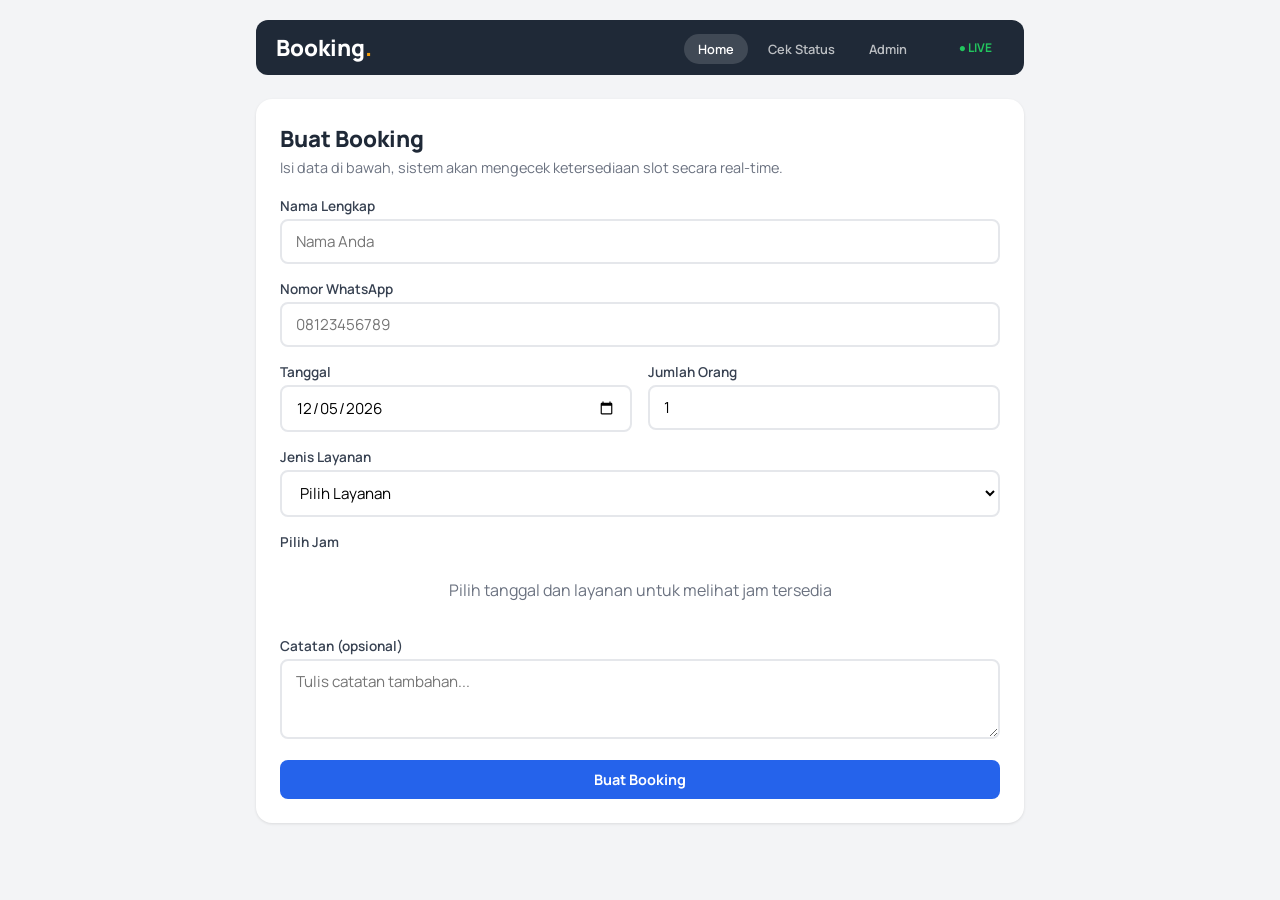
<file: index.html>
<!DOCTYPE html>
<html lang="id">
<head>
<meta charset="UTF-8">
<meta name="viewport" content="width=device-width, initial-scale=1.0">
<title>Booking Online</title>
<link rel="preconnect" href="https://fonts.googleapis.com">
<link href="https://fonts.googleapis.com/css2?family=Manrope:wght@500;700;800&display=swap" rel="stylesheet">
<style>
* { margin: 0; padding: 0; box-sizing: border-box; }
body { font-family: 'Manrope', sans-serif; background: #f3f4f6; color: #1f2937; min-height: 100vh; }
.page { max-width: 800px; margin: 0 auto; padding: 20px 16px; }

.topbar {
  display: flex; align-items: center; background: #1f2937; color: #fff;
  padding: 12px 20px; border-radius: 12px; margin-bottom: 24px; gap: 16px; flex-wrap: wrap;
}
.brand { font-size: 1.4rem; font-weight: 800; }
.brand span { color: #f59e0b; }
.navbar { display: flex; align-items: center; margin-left: auto; margin-right: 10px; }
.nav-links { display: flex; list-style: none; gap: 6px; }
.nav-links li a {
  color: rgba(255,255,255,0.7); text-decoration: none; font-size: 0.8rem;
  font-weight: 600; padding: 6px 14px; border-radius: 20px; transition: all 0.3s ease;
}
.nav-links li a:hover { color: #fff; background: rgba(255,255,255,0.1); }
.nav-links li a.active { color: #fff; background: rgba(255,255,255,0.15); }
.conn-indicator { font-size: 0.75rem; font-weight: 700; padding: 4px 12px; border-radius: 20px; }
.conn-indicator.online { color: #22c55e; }
.conn-indicator.offline { color: #ef4444; }

.card { background: #fff; border-radius: 16px; padding: 24px; box-shadow: 0 1px 3px rgba(0,0,0,0.1); margin-bottom: 20px; }
.card h2 { font-size: 1.4rem; font-weight: 800; margin-bottom: 4px; }
.card .subtitle { color: #6b7280; font-size: 0.9rem; margin-bottom: 20px; }

.field { margin-bottom: 16px; }
.field label { display: block; font-weight: 600; font-size: 0.85rem; margin-bottom: 4px; color: #374151; }
.field input, .field select, .field textarea {
  width: 100%; padding: 10px 14px; border: 2px solid #e5e7eb; border-radius: 8px;
  font-size: 0.95rem; font-family: inherit; transition: border-color 0.2s; background: #fff;
}
.field input:focus, .field select:focus, .field textarea:focus { outline: none; border-color: #2563eb; }
.field textarea { min-height: 80px; resize: vertical; }
.field-row { display: grid; grid-template-columns: 1fr 1fr; gap: 16px; }

.slot-grid { display: grid; grid-template-columns: repeat(auto-fill, minmax(100px, 1fr)); gap: 10px; margin-top: 8px; }
.slot-item {
  padding: 10px 12px; border: 2px solid #e5e7eb; border-radius: 8px; text-align: center;
  cursor: pointer; transition: all 0.2s ease; background: #fff;
}
.slot-item.available:hover { border-color: #6b7280; transform: translateY(-2px); box-shadow: 0 4px 12px rgba(0,0,0,0.1); }
.slot-item.selected { border-color: #2563eb; background: #eff6ff; box-shadow: 0 0 0 3px rgba(37,99,235,0.2); }
.slot-item.unavailable { background: #f3f4f6; cursor: not-allowed; opacity: 0.6; }
.slot-time { display: block; font-weight: 600; font-size: 0.9rem; }
.slot-info { display: block; font-size: 0.7rem; color: #6b7280; margin-top: 2px; }
.slot-badge { display: inline-block; background: #ef4444; color: #fff; font-size: 0.6rem; padding: 2px 8px; border-radius: 12px; margin-top: 4px; }
.loading-row { grid-column: 1 / -1; text-align: center; padding: 20px; color: #6b7280; }
.loading-row.error { color: #ef4444; }

.btn {
  display: inline-block; padding: 10px 20px; border: none; border-radius: 8px;
  font-weight: 700; font-size: 0.9rem; cursor: pointer; text-decoration: none;
  text-align: center; transition: all 0.2s; font-family: inherit;
}
.btn-primary { background: #2563eb; color: #fff; width: 100%; }
.btn-primary:hover { background: #1d4ed8; }
.btn-primary:disabled { opacity: 0.6; cursor: not-allowed; }
.btn-amber { background: #f59e0b; color: #fff; }
.btn-amber:hover { background: #d97706; }
.btn-outline { background: transparent; color: #374151; border: 2px solid #d1d5db; }
.btn-outline:hover { background: #f3f4f6; }

.detail-row { display: flex; justify-content: space-between; padding: 10px 0; border-bottom: 1px solid #f3f4f6; }
.detail-row .label { color: #6b7280; font-weight: 500; }
.detail-row .value { font-weight: 700; }

.badge { display: inline-block; padding: 4px 12px; border-radius: 12px; font-size: 0.75rem; font-weight: 700; }
.badge-PENDING { background: #fef3c7; color: #d97706; }
.badge-CONFIRMED { background: #dbeafe; color: #2563eb; }
.badge-COMPLETED { background: #d1fae5; color: #059669; }
.badge-CANCELLED { background: #f3f4f6; color: #6b7280; }
.badge-REJECTED { background: #fee2e2; color: #dc2626; }
.badge-RESCHEDULED { background: #ede9fe; color: #7c3aed; }

#toast-container { position: fixed; top: 20px; right: 20px; z-index: 9999; display: flex; flex-direction: column; gap: 10px; }
.toast {
  padding: 14px 20px; border-radius: 8px; color: #fff; font-weight: 500; font-size: 0.9rem;
  min-width: 250px; max-width: 400px; box-shadow: 0 4px 12px rgba(0,0,0,0.15);
  animation: slideIn 0.3s ease;
}
.toast-success { background: #22c55e; }
.toast-error { background: #ef4444; }
.toast-info { background: #3b82f6; }
@keyframes slideIn { from { transform: translateX(100%); opacity: 0; } to { transform: translateX(0); opacity: 1; } }

@media (max-width: 640px) {
  .topbar { flex-wrap: wrap; padding: 10px 16px; gap: 8px; }
  .navbar { order: 3; width: 100%; margin: 0; justify-content: center; }
  .nav-links li a { font-size: 0.7rem; padding: 4px 10px; }
  .field-row { grid-template-columns: 1fr; }
  .slot-grid { grid-template-columns: repeat(auto-fill, minmax(80px, 1fr)); }
  .card { padding: 16px; }
  .toast { min-width: 200px; font-size: 0.8rem; padding: 12px 16px; }
}
</style>
</head>
<body>

<div class="page">
  <div class="topbar">
    <div class="brand">Booking<span>.</span></div>
    <nav class="navbar">
      <ul class="nav-links">
        <li><a href="index.html" class="active">Home</a></li>
        <li><a href="status.html">Cek Status</a></li>
        <li><a href="admin.html">Admin</a></li>
      </ul>
    </nav>
    <div id="conn-indicator" class="conn-indicator online">● LIVE</div>
  </div>

  <div class="card" id="form-card">
    <h2>Buat Booking</h2>
    <p class="subtitle">Isi data di bawah, sistem akan mengecek ketersediaan slot secara real-time.</p>
    <form id="booking-form">
      <div class="field">
        <label>Nama Lengkap</label>
        <input type="text" name="nama" required placeholder="Nama Anda">
      </div>
      <div class="field">
        <label>Nomor WhatsApp</label>
        <input type="tel" name="whatsapp" required placeholder="08123456789">
      </div>
      <div class="field-row">
        <div class="field">
          <label>Tanggal</label>
          <input type="date" name="tanggal" id="input-tanggal" required>
        </div>
        <div class="field">
          <label>Jumlah Orang</label>
          <input type="number" name="jumlah" min="1" value="1" required>
        </div>
      </div>
      <div class="field">
        <label>Jenis Layanan</label>
        <select name="layanan" id="select-layanan" required>
          <option value="">Memuat layanan...</option>
        </select>
      </div>
      <div class="field">
        <label>Pilih Jam</label>
        <div id="slot-grid" class="slot-grid">
          <div class="loading-row">Pilih tanggal untuk melihat jam tersedia</div>
        </div>
        <input type="hidden" name="jam" id="input-jam" required>
      </div>
      <div class="field">
        <label>Catatan (opsional)</label>
        <textarea name="catatan" placeholder="Tulis catatan tambahan..."></textarea>
      </div>
      <button type="submit" class="btn btn-primary" id="submit-btn">Buat Booking</button>
    </form>
  </div>

  <div class="card" id="result-card" style="display:none;">
    <h2>✅ Booking Berhasil Dibuat</h2>
    <div class="detail-row"><span class="label">Booking ID</span><span class="value" id="res-id">-</span></div>
    <div class="detail-row"><span class="label">Nama</span><span class="value" id="res-nama">-</span></div>
    <div class="detail-row"><span class="label">Tanggal</span><span class="value" id="res-tanggal">-</span></div>
    <div class="detail-row"><span class="label">Jam</span><span class="value" id="res-jam">-</span></div>
    <div class="detail-row"><span class="label">Status</span><span class="value"><span class="badge badge-PENDING">PENDING</span></span></div>
    <div style="margin-top:18px; display:flex; flex-direction:column; gap:10px;">
      <a class="btn btn-amber" id="res-wa-btn" target="_blank" rel="noopener">📱 Kirim WhatsApp</a>
      <a class="btn btn-outline" href="status.html" id="res-status-link">🔍 Cek Status Booking</a>
      <button class="btn btn-outline" id="res-new-btn" type="button">📝 Buat Booking Lain</button>
    </div>
  </div>
</div>

<div id="toast-container"></div>

<script>
// ========================================
// BOOKING.JS - FULL FIXED
// ========================================

(function() {
  'use strict';

  // ========== CONFIGURATION ==========
  // GANTI DENGAN URL WEB APP ANDA
  const API_URL = 'https://script.google.com/macros/s/AKfycbyERB6e2dgINlzPDbdo3Fp7x3D5IFwU29doPLgiDc_hqtKaWxbaolYeIaT9GPGJw0S3/exec';
  const WHATSAPP_ADMIN = '6281234567890';

  // ========== DOM REFS ==========
  const form = document.getElementById('booking-form');
  const formCard = document.getElementById('form-card');
  const resultCard = document.getElementById('result-card');
  const submitBtn = document.getElementById('submit-btn');
  const slotGrid = document.getElementById('slot-grid');
  const inputJam = document.getElementById('input-jam');
  const inputTanggal = document.getElementById('input-tanggal');
  const selectLayanan = document.getElementById('select-layanan');
  const connIndicator = document.getElementById('conn-indicator');

  const resId = document.getElementById('res-id');
  const resNama = document.getElementById('res-nama');
  const resTanggal = document.getElementById('res-tanggal');
  const resJam = document.getElementById('res-jam');
  const resWaBtn = document.getElementById('res-wa-btn');
  const resNewBtn = document.getElementById('res-new-btn');

  let selectedJam = null;
  let currentBooking = null;

  // ========== TOAST ==========
  function toast(message, type = 'info') {
    const container = document.getElementById('toast-container');
    if (!container) return;
    const el = document.createElement('div');
    el.className = `toast toast-${type}`;
    el.textContent = message;
    container.appendChild(el);
    setTimeout(() => {
      el.style.opacity = '0';
      el.style.transform = 'translateX(100%)';
      setTimeout(() => { if (container.contains(el)) container.removeChild(el); }, 300);
    }, 3000);
  }

  // ========== API CALL ==========
  async function callAPI(action, params = {}) {
    try {
      const url = new URL(API_URL);
      url.searchParams.set('action', action);
      
      const response = await fetch(url.toString(), {
        method: 'POST',
        headers: { 'Content-Type': 'text/plain;charset=utf-8' },
        body: JSON.stringify({ action, ...params })
      });
      
      const data = await response.json();
      console.log(`📡 [${action}] Response:`, data);
      return data;
    } catch (error) {
      console.error(`❌ [${action}] Error:`, error);
      return { success: false, message: 'Koneksi ke server gagal: ' + error.message };
    }
  }

  // ========== LOAD LAYANAN ==========
  async function loadLayanan() {
    try {
      const response = await callAPI('getServices');
      if (response.success && response.services) {
        selectLayanan.innerHTML = '<option value="">Pilih Layanan</option>';
        response.services.forEach(service => {
          const option = document.createElement('option');
          option.value = service.nama || service;
          option.textContent = service.nama || service;
          selectLayanan.appendChild(option);
        });
        console.log('✅ Layanan loaded:', response.services.length);
      } else {
        console.warn('⚠️ Gagal load layanan:', response.message);
        // Fallback default
        const defaults = ['Potong Rambut', 'Creambath', 'Cat Rambut', 'Smoothing', 'Hair Treatment', 'Full Package'];
        selectLayanan.innerHTML = '<option value="">Pilih Layanan</option>';
        defaults.forEach(service => {
          const option = document.createElement('option');
          option.value = service;
          option.textContent = service;
          selectLayanan.appendChild(option);
        });
      }
    } catch (error) {
      console.error('Error loading layanan:', error);
    }
  }

  // ========== LOAD SLOTS ==========
  async function loadSlots() {
    const tanggal = inputTanggal.value;
    const layanan = selectLayanan.value;

    if (!tanggal || !layanan) {
      slotGrid.innerHTML = '<div class="loading-row">Pilih tanggal dan layanan untuk melihat jam tersedia</div>';
      return;
    }

    slotGrid.innerHTML = '<div class="loading-row">⏳ Memuat jam tersedia...</div>';

    try {
      const response = await callAPI('getAvailability', { tanggal });
      
      if (!response.success) {
        slotGrid.innerHTML = `<div class="loading-row error">❌ ${response.message || 'Gagal memuat slot'}</div>`;
        return;
      }

      renderSlots(response.availability || []);
    } catch (error) {
      console.error('Error loading slots:', error);
      slotGrid.innerHTML = '<div class="loading-row error">❌ Gagal memuat jam tersedia</div>';
    }
  }

  function renderSlots(availability) {
    if (!availability || availability.length === 0) {
      slotGrid.innerHTML = '<div class="loading-row">Tidak ada jam tersedia untuk tanggal ini</div>';
      return;
    }

    let html = '';
    let hasAvailable = false;

    availability.forEach(slot => {
      const isAvailable = !slot.penuh;
      const isSelected = selectedJam === slot.jam;
      
      if (isAvailable) hasAvailable = true;

      html += `
        <div class="slot-item ${isAvailable ? 'available' : 'unavailable'} ${isSelected ? 'selected' : ''}"
             data-time="${slot.jam}"
             data-available="${isAvailable}"
             ${!isAvailable ? 'style="cursor:not-allowed;opacity:0.5;"' : ''}>
          <span class="slot-time">${slot.jam}</span>
          <span class="slot-info">${slot.terisi}/${slot.kapasitas}</span>
          ${isAvailable ? '' : '<span class="slot-badge">Full</span>'}
        </div>
      `;
    });

    slotGrid.innerHTML = html;

    if (!hasAvailable) {
      slotGrid.innerHTML = '<div class="loading-row">❌ Maaf, semua jam sudah penuh untuk tanggal ini</div>';
      return;
    }

    document.querySelectorAll('.slot-item.available').forEach(el => {
      el.addEventListener('click', function() {
        document.querySelectorAll('.slot-item.selected').forEach(e => e.classList.remove('selected'));
        this.classList.add('selected');
        selectedJam = this.dataset.time;
        inputJam.value = selectedJam;
      });
    });

    if (!selectedJam || !document.querySelector(`.slot-item[data-time="${selectedJam}"]`)) {
      selectedJam = null;
      inputJam.value = '';
    }
  }

  // ========== EVENT HANDLERS ==========
  inputTanggal.addEventListener('change', function() {
    selectedJam = null;
    inputJam.value = '';
    loadSlots();
  });

  selectLayanan.addEventListener('change', function() {
    selectedJam = null;
    inputJam.value = '';
    loadSlots();
  });

  // ========== SUBMIT ==========
  form.addEventListener('submit', async function(e) {
    e.preventDefault();

    const formData = new FormData(form);
    const nama = formData.get('nama').trim();
    const whatsapp = formData.get('whatsapp').trim();
    const tanggal = formData.get('tanggal');
    const jumlah = parseInt(formData.get('jumlah')) || 1;
    const layanan = formData.get('layanan');
    const catatan = formData.get('catatan').trim() || '-';

    if (!nama) { toast('Nama lengkap wajib diisi', 'error'); return; }
    if (!whatsapp) { toast('Nomor WhatsApp wajib diisi', 'error'); return; }
    if (!/^[0-9]{10,15}$/.test(whatsapp)) {
      toast('Nomor WhatsApp tidak valid (min 10 digit)', 'error');
      return;
    }
    if (!selectedJam) { toast('Silakan pilih jam terlebih dahulu', 'error'); return; }
    if (!layanan) { toast('Silakan pilih layanan', 'error'); return; }

    submitBtn.disabled = true;
    submitBtn.textContent = '⏳ Memproses...';

    try {
      const bookingData = { nama, whatsapp, tanggal, jam: selectedJam, jumlah, layanan, catatan };
      const response = await callAPI('createBooking', bookingData);

      if (!response.success) {
        toast('❌ ' + (response.message || 'Gagal membuat booking'), 'error');
        submitBtn.disabled = false;
        submitBtn.textContent = 'Buat Booking';
        return;
      }

      currentBooking = response.booking;
      showResult(currentBooking);
      toast('✅ Booking berhasil dibuat!', 'success');

    } catch (error) {
      console.error('Error creating booking:', error);
      toast('❌ Terjadi kesalahan, silakan coba lagi', 'error');
    } finally {
      submitBtn.disabled = false;
      submitBtn.textContent = 'Buat Booking';
    }
  });

  // ========== SHOW RESULT ==========
  function showResult(booking) {
    formCard.style.display = 'none';
    resultCard.style.display = 'block';

    resId.textContent = booking.bookingId;
    resNama.textContent = booking.nama;
    resTanggal.textContent = booking.tanggal;
    resJam.textContent = booking.jam;

    const message = `Halo *${booking.nama}*, booking Anda telah kami terima dengan ID: *${booking.bookingId}*

📅 Tanggal: ${booking.tanggal}
🕐 Jam: ${booking.jam}
👥 Jumlah: ${booking.jumlah || 1} orang
💇 Layanan: ${booking.layanan}

📌 Status: ${booking.status || 'PENDING'}
Mohon tunggu konfirmasi dari kami.`;

    resWaBtn.href = `https://wa.me/${WHATSAPP_ADMIN}?text=${encodeURIComponent(message)}`;

    resultCard.scrollIntoView({ behavior: 'smooth', block: 'center' });
  }

  // ========== RESET ==========
  resNewBtn.addEventListener('click', function() {
    form.reset();
    selectedJam = null;
    inputJam.value = '';
    currentBooking = null;

    const tomorrow = new Date();
    tomorrow.setDate(tomorrow.getDate() + 1);
    inputTanggal.value = tomorrow.toISOString().split('T')[0];

    slotGrid.innerHTML = '<div class="loading-row">Pilih tanggal untuk melihat jam tersedia</div>';
    formCard.style.display = 'block';
    resultCard.style.display = 'none';
    formCard.scrollIntoView({ behavior: 'smooth', block: 'center' });

    if (inputTanggal.value && selectLayanan.value) {
      loadSlots();
    }
  });

  // ========== CONNECTION INDICATOR ==========
  function updateConnectionStatus(online) {
    if (!connIndicator) return;
    connIndicator.textContent = online ? '● LIVE' : '⚠ OFFLINE';
    connIndicator.className = `conn-indicator ${online ? 'online' : 'offline'}`;
  }
  updateConnectionStatus(true);

  // ========== INIT ==========
  async function init() {
    const tomorrow = new Date();
    tomorrow.setDate(tomorrow.getDate() + 1);
    inputTanggal.value = tomorrow.toISOString().split('T')[0];
    inputTanggal.min = tomorrow.toISOString().split('T')[0];

    await loadLayanan();
    setTimeout(loadSlots, 500);

    console.log('✅ Booking page loaded!');
    console.log('📡 API URL:', API_URL);
  }

  if (document.readyState === 'loading') {
    document.addEventListener('DOMContentLoaded', init);
  } else {
    init();
  }

})();
</script>
</body>
</html>
</file>
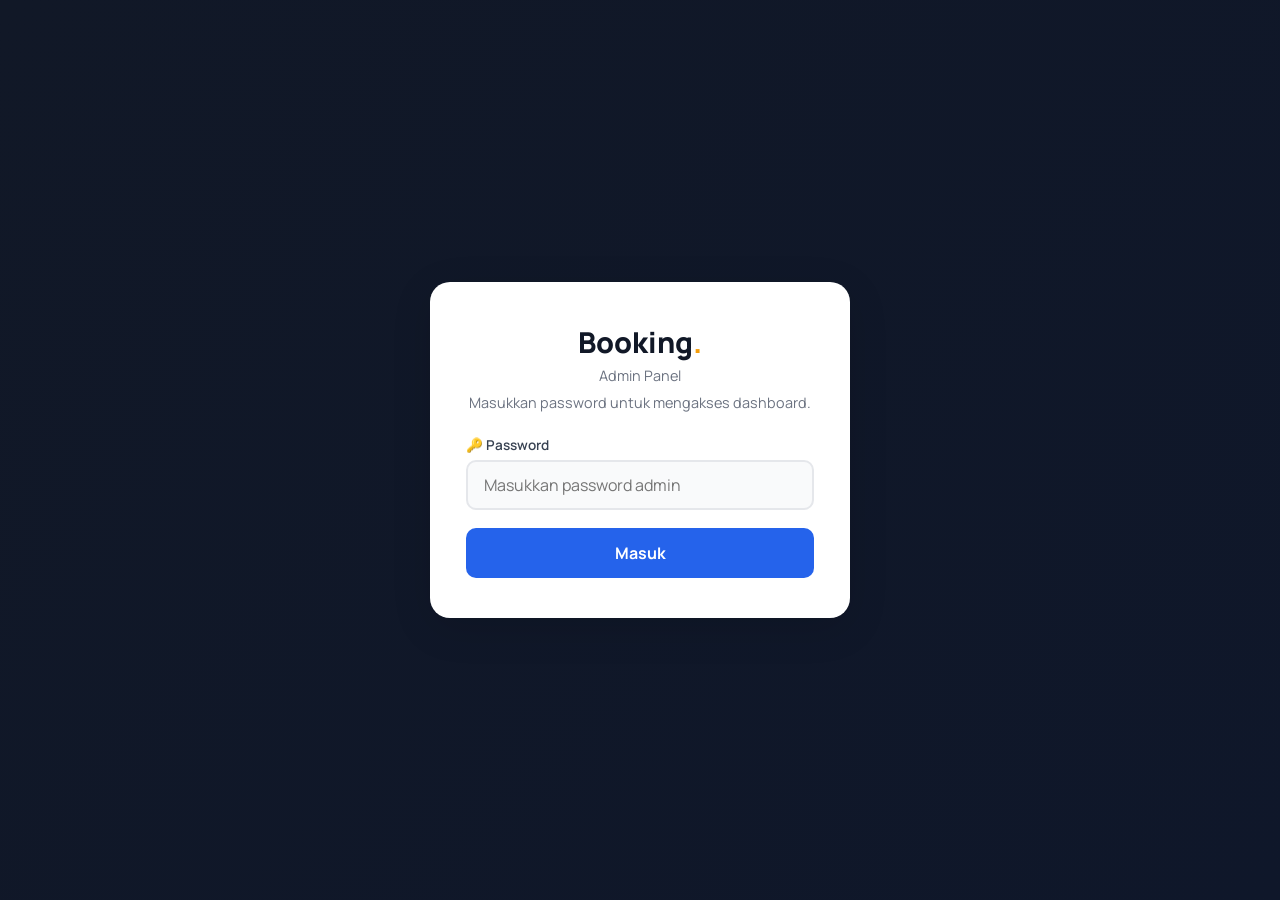
<file: admin.html>
<!DOCTYPE html>
<html lang="id">
<head>
<meta charset="UTF-8">
<meta name="viewport" content="width=device-width, initial-scale=1.0">
<title>Admin - Booking</title>
<link rel="preconnect" href="https://fonts.googleapis.com">
<link href="https://fonts.googleapis.com/css2?family=Manrope:wght@400;500;600;700;800&display=swap" rel="stylesheet">
<style>
/* ============================================================
   CSS MODERN ADMIN PANEL
   ============================================================ */
* {
  margin: 0;
  padding: 0;
  box-sizing: border-box;
}

:root {
  --primary: #2563eb;
  --primary-dark: #1d4ed8;
  --primary-light: #dbeafe;
  --success: #22c55e;
  --success-light: #d1fae5;
  --danger: #ef4444;
  --danger-light: #fee2e2;
  --warning: #f59e0b;
  --warning-light: #fef3c7;
  --info: #3b82f6;
  --info-light: #eff6ff;
  --gray-50: #f9fafb;
  --gray-100: #f3f4f6;
  --gray-200: #e5e7eb;
  --gray-300: #d1d5db;
  --gray-400: #9ca3af;
  --gray-500: #6b7280;
  --gray-600: #4b5563;
  --gray-700: #374151;
  --gray-800: #1f2937;
  --gray-900: #111827;
  --radius: 12px;
  --shadow: 0 1px 3px rgba(0,0,0,0.08), 0 1px 2px rgba(0,0,0,0.06);
  --shadow-lg: 0 10px 40px rgba(0,0,0,0.12);
  --transition: all 0.2s ease;
}

body {
  font-family: 'Manrope', sans-serif;
  background: var(--gray-100);
  color: var(--gray-800);
  min-height: 100vh;
}

/* ========== LOGIN PAGE ========== */
.login-wrap {
  display: flex;
  justify-content: center;
  align-items: center;
  min-height: 100vh;
  padding: 20px;
  background: linear-gradient(135deg, var(--gray-900) 0%, #0f172a 100%);
}

.login-card {
  max-width: 420px;
  width: 100%;
  background: #fff;
  border-radius: 20px;
  padding: 40px 36px;
  box-shadow: var(--shadow-lg);
  animation: fadeInUp 0.5s ease;
}

.login-card .logo {
  text-align: center;
  margin-bottom: 8px;
}
.login-card .logo h1 {
  font-size: 1.8rem;
  font-weight: 800;
  color: var(--gray-900);
}
.login-card .logo h1 span {
  color: var(--warning);
}
.login-card .logo p {
  color: var(--gray-500);
  font-size: 0.9rem;
  margin-top: 4px;
}

.login-card .subtitle {
  color: var(--gray-500);
  font-size: 0.9rem;
  margin-bottom: 24px;
  text-align: center;
}

.login-card .field {
  margin-bottom: 18px;
}
.login-card .field label {
  display: block;
  font-weight: 600;
  font-size: 0.85rem;
  margin-bottom: 6px;
  color: var(--gray-700);
}
.login-card .field input {
  width: 100%;
  padding: 12px 16px;
  border: 2px solid var(--gray-200);
  border-radius: 10px;
  font-size: 1rem;
  font-family: inherit;
  transition: var(--transition);
  background: var(--gray-50);
}
.login-card .field input:focus {
  outline: none;
  border-color: var(--primary);
  background: #fff;
  box-shadow: 0 0 0 4px rgba(37, 99, 235, 0.1);
}

.login-card .btn-primary {
  width: 100%;
  padding: 14px;
  background: var(--primary);
  color: #fff;
  border: none;
  border-radius: 10px;
  font-size: 1rem;
  font-weight: 700;
  cursor: pointer;
  transition: var(--transition);
  font-family: inherit;
}
.login-card .btn-primary:hover {
  background: var(--primary-dark);
  transform: translateY(-1px);
}
.login-card .btn-primary:disabled {
  opacity: 0.6;
  cursor: not-allowed;
  transform: none;
}

/* ========== DASHBOARD ========== */
.page-wide {
  max-width: 1440px;
  margin: 0 auto;
  padding: 20px 24px;
}

/* TOPBAR */
.topbar {
  display: flex;
  align-items: center;
  justify-content: space-between;
  background: #fff;
  padding: 14px 24px;
  border-radius: var(--radius);
  box-shadow: var(--shadow);
  margin-bottom: 24px;
  flex-wrap: wrap;
  gap: 12px;
}

.topbar .brand {
  font-size: 1.3rem;
  font-weight: 800;
  color: var(--gray-900);
}
.topbar .brand span {
  color: var(--warning);
}
.topbar .brand a {
  color: inherit;
  text-decoration: none;
}

.topbar .right-section {
  display: flex;
  align-items: center;
  gap: 14px;
}

.conn-indicator {
  font-size: 0.75rem;
  font-weight: 700;
  padding: 6px 14px;
  border-radius: 20px;
  background: var(--gray-100);
}
.conn-indicator.online {
  color: var(--success);
}
.conn-indicator.online::before {
  content: '';
  display: inline-block;
  width: 8px;
  height: 8px;
  border-radius: 50%;
  background: var(--success);
  margin-right: 6px;
  animation: pulse 1.5s infinite;
}
.conn-indicator.offline {
  color: var(--danger);
}
.conn-indicator.offline::before {
  content: '';
  display: inline-block;
  width: 8px;
  height: 8px;
  border-radius: 50%;
  background: var(--danger);
  margin-right: 6px;
}

@keyframes pulse {
  0%, 100% { opacity: 1; transform: scale(1); }
  50% { opacity: 0.5; transform: scale(0.8); }
}

/* BUTTONS */
.btn {
  display: inline-flex;
  align-items: center;
  justify-content: center;
  gap: 6px;
  padding: 8px 16px;
  border: none;
  border-radius: 8px;
  font-weight: 600;
  font-size: 0.8rem;
  cursor: pointer;
  text-decoration: none;
  text-align: center;
  transition: var(--transition);
  font-family: inherit;
  white-space: nowrap;
}

.btn-sm {
  padding: 5px 12px;
  font-size: 0.7rem;
  border-radius: 6px;
}

.btn-primary {
  background: var(--primary);
  color: #fff;
}
.btn-primary:hover { background: var(--primary-dark); }

.btn-success { background: var(--success); color: #fff; }
.btn-success:hover { background: #16a34a; }

.btn-danger { background: var(--danger); color: #fff; }
.btn-danger:hover { background: #dc2626; }

.btn-warning { background: var(--warning); color: #fff; }
.btn-warning:hover { background: #d97706; }

.btn-info { background: var(--info); color: #fff; }
.btn-info:hover { background: #2563eb; }

.btn-outline {
  background: transparent;
  color: var(--gray-600);
  border: 2px solid var(--gray-200);
}
.btn-outline:hover {
  background: var(--gray-50);
  border-color: var(--gray-400);
}

.btn-danger-outline {
  background: transparent;
  color: var(--danger);
  border: 2px solid var(--danger);
}
.btn-danger-outline:hover {
  background: var(--danger-light);
}

.btn-logout {
  background: transparent;
  color: var(--gray-500);
  border: 1px solid var(--gray-200);
  padding: 6px 16px;
  border-radius: 8px;
  font-size: 0.8rem;
  font-weight: 600;
  cursor: pointer;
  transition: var(--transition);
  font-family: inherit;
}
.btn-logout:hover {
  background: var(--danger-light);
  color: var(--danger);
  border-color: var(--danger);
}

/* STAT GRID */
.stat-grid {
  display: grid;
  grid-template-columns: repeat(auto-fit, minmax(140px, 1fr));
  gap: 14px;
  margin-bottom: 24px;
}

.stat-card {
  background: #fff;
  border-radius: var(--radius);
  padding: 18px 16px;
  text-align: center;
  box-shadow: var(--shadow);
  transition: var(--transition);
}
.stat-card:hover {
  transform: translateY(-2px);
  box-shadow: var(--shadow-lg);
}

.stat-card .num {
  font-size: 1.8rem;
  font-weight: 800;
  color: var(--gray-900);
  line-height: 1.2;
}
.stat-card .lbl {
  font-size: 0.7rem;
  color: var(--gray-500);
  font-weight: 600;
  text-transform: uppercase;
  letter-spacing: 0.5px;
  margin-top: 2px;
}

.stat-card .num.total { color: var(--gray-700); }
.stat-card .num.PENDING { color: var(--warning); }
.stat-card .num.CONFIRMED { color: var(--info); }
.stat-card .num.RESCHEDULED { color: #7c3aed; }
.stat-card .num.CANCELLED { color: var(--gray-500); }
.stat-card .num.REJECTED { color: var(--danger); }
.stat-card .num.COMPLETED { color: var(--success); }

/* CARD */
.card {
  background: #fff;
  border-radius: var(--radius);
  box-shadow: var(--shadow);
  overflow: hidden;
}

.card-header {
  padding: 18px 24px;
  border-bottom: 1px solid var(--gray-100);
  display: flex;
  justify-content: space-between;
  align-items: center;
  flex-wrap: wrap;
  gap: 10px;
}
.card-header h2 {
  font-size: 1.2rem;
  font-weight: 800;
}
.card-header .badge-count {
  background: var(--gray-100);
  padding: 4px 14px;
  border-radius: 20px;
  font-size: 0.8rem;
  font-weight: 600;
  color: var(--gray-600);
}

/* TABLE */
.table-wrap {
  overflow-x: auto;
  padding: 0;
}

table {
  width: 100%;
  border-collapse: collapse;
  font-size: 0.85rem;
}

thead {
  background: var(--gray-50);
}
thead th {
  text-align: left;
  padding: 12px 16px;
  font-weight: 700;
  font-size: 0.75rem;
  text-transform: uppercase;
  letter-spacing: 0.5px;
  color: var(--gray-500);
  border-bottom: 2px solid var(--gray-200);
  white-space: nowrap;
}

tbody tr {
  transition: var(--transition);
}
tbody tr:hover {
  background: var(--gray-50);
}
tbody td {
  padding: 12px 16px;
  border-bottom: 1px solid var(--gray-100);
  vertical-align: middle;
}

tbody td:first-child {
  font-weight: 700;
  color: var(--gray-800);
}

.loading-row {
  text-align: center;
  color: var(--gray-500);
  padding: 40px 20px !important;
}

/* BADGE STATUS */
.badge {
  display: inline-flex;
  align-items: center;
  padding: 4px 12px;
  border-radius: 20px;
  font-size: 0.7rem;
  font-weight: 700;
  gap: 4px;
}

.badge-PENDING { background: var(--warning-light); color: #d97706; }
.badge-CONFIRMED { background: var(--info-light); color: var(--primary); }
.badge-RESCHEDULED { background: #ede9fe; color: #7c3aed; }
.badge-COMPLETED { background: var(--success-light); color: #059669; }
.badge-CANCELLED { background: var(--gray-100); color: var(--gray-500); }
.badge-REJECTED { background: var(--danger-light); color: var(--danger); }

/* ACTION CELL */
.action-cell {
  display: flex;
  flex-wrap: wrap;
  gap: 4px;
}
.action-cell .btn {
  font-size: 0.65rem;
  padding: 3px 10px;
  border-radius: 4px;
}

/* ========== MODALS ========== */
.modal-backdrop {
  display: none;
  position: fixed;
  inset: 0;
  background: rgba(0,0,0,0.5);
  backdrop-filter: blur(4px);
  justify-content: center;
  align-items: center;
  z-index: 1000;
  padding: 20px;
  animation: fadeIn 0.25s ease;
}
.modal-backdrop.open {
  display: flex;
}

.modal-card {
  background: #fff;
  border-radius: 20px;
  padding: 32px;
  max-width: 460px;
  width: 100%;
  box-shadow: var(--shadow-lg);
  animation: slideUp 0.3s ease;
}
.modal-card h2 {
  font-size: 1.3rem;
  font-weight: 800;
  margin-bottom: 4px;
}
.modal-card .subtitle {
  color: var(--gray-500);
  font-size: 0.9rem;
  margin-bottom: 20px;
}
.modal-card .field {
  margin-bottom: 16px;
}
.modal-card .field label {
  display: block;
  font-weight: 600;
  font-size: 0.85rem;
  margin-bottom: 6px;
  color: var(--gray-700);
}
.modal-card .field input,
.modal-card .field textarea {
  width: 100%;
  padding: 10px 14px;
  border: 2px solid var(--gray-200);
  border-radius: 10px;
  font-size: 0.95rem;
  font-family: inherit;
  transition: var(--transition);
  background: var(--gray-50);
}
.modal-card .field input:focus,
.modal-card .field textarea:focus {
  outline: none;
  border-color: var(--primary);
  background: #fff;
  box-shadow: 0 0 0 4px rgba(37, 99, 235, 0.1);
}
.modal-card .field textarea {
  min-height: 80px;
  resize: vertical;
}
.modal-card .modal-actions {
  display: flex;
  gap: 10px;
  margin-top: 8px;
}
.modal-card .modal-actions .btn {
  flex: 1;
  padding: 12px;
  font-size: 0.9rem;
}

/* ========== TOAST ========== */
#toast-container {
  position: fixed;
  top: 24px;
  right: 24px;
  z-index: 9999;
  display: flex;
  flex-direction: column;
  gap: 10px;
  max-width: 420px;
  width: 100%;
}

.toast {
  padding: 16px 20px;
  border-radius: 12px;
  color: #fff;
  font-weight: 500;
  font-size: 0.9rem;
  box-shadow: var(--shadow-lg);
  animation: slideInRight 0.35s ease;
  display: flex;
  align-items: center;
  gap: 10px;
}
.toast-success { background: var(--success); }
.toast-error { background: var(--danger); }
.toast-info { background: var(--info); }
.toast-warning { background: var(--warning); }

.toast-icon {
  font-size: 1.2rem;
  flex-shrink: 0;
}

/* ========== ANIMATIONS ========== */
@keyframes fadeIn {
  from { opacity: 0; }
  to { opacity: 1; }
}
@keyframes fadeInUp {
  from { opacity: 0; transform: translateY(20px); }
  to { opacity: 1; transform: translateY(0); }
}
@keyframes slideUp {
  from { opacity: 0; transform: translateY(30px) scale(0.96); }
  to { opacity: 1; transform: translateY(0) scale(1); }
}
@keyframes slideInRight {
  from { opacity: 0; transform: translateX(40px); }
  to { opacity: 1; transform: translateX(0); }
}

/* ========== RESPONSIVE ========== */
@media (max-width: 1024px) {
  .stat-grid {
    grid-template-columns: repeat(auto-fit, minmax(120px, 1fr));
  }
}

@media (max-width: 768px) {
  .page-wide {
    padding: 16px;
  }
  
  .topbar {
    padding: 12px 16px;
    flex-direction: column;
    align-items: stretch;
  }
  .topbar .right-section {
    justify-content: space-between;
  }
  
  .stat-grid {
    grid-template-columns: repeat(auto-fit, minmax(100px, 1fr));
    gap: 10px;
  }
  .stat-card .num {
    font-size: 1.4rem;
  }
  
  table {
    font-size: 0.75rem;
  }
  thead th, tbody td {
    padding: 8px 10px;
  }
  
  .action-cell .btn {
    font-size: 0.6rem;
    padding: 2px 8px;
  }
  
  .card-header {
    padding: 14px 16px;
    flex-direction: column;
    align-items: flex-start;
  }
  .card-header h2 {
    font-size: 1rem;
  }
  
  .modal-card {
    padding: 24px 20px;
    margin: 10px;
  }
  .modal-card .modal-actions {
    flex-direction: column;
  }
  
  .login-card {
    padding: 28px 20px;
  }
  
  #toast-container {
    right: 16px;
    left: 16px;
    max-width: none;
  }
}

@media (max-width: 480px) {
  .stat-grid {
    grid-template-columns: repeat(3, 1fr);
  }
  .stat-card {
    padding: 12px 8px;
  }
  .stat-card .num {
    font-size: 1.2rem;
  }
  .stat-card .lbl {
    font-size: 0.6rem;
  }
}
</style>
</head>
<body>

<!-- ========== LOGIN ========== -->
<div class="login-wrap" id="login-wrap">
  <div class="login-card">
    <div class="logo">
      <h1>Booking<span>.</span></h1>
      <p>Admin Panel</p>
    </div>
    <p class="subtitle">Masukkan password untuk mengakses dashboard.</p>
    <form id="login-form">
      <div class="field">
        <label>🔑 Password</label>
        <input type="password" name="password" required placeholder="Masukkan password admin">
      </div>
      <button type="submit" class="btn-primary" id="login-btn">Masuk</button>
    </form>
  </div>
</div>

<!-- ========== DASHBOARD ========== -->
<div class="page-wide" id="dashboard-wrap" style="display:none;">

  <!-- TOPBAR -->
  <div class="topbar">
    <div class="brand"><a href="index.html">Admin Dashboard<span>.</span></a></div>
    <div class="right-section">
      <div id="conn-indicator" class="conn-indicator online">● LIVE</div>
      <button class="btn-logout" id="logout-btn">🚪 Keluar</button>
    </div>
  </div>

  <!-- STATISTIK -->
  <div class="stat-grid" id="stat-grid">
    <div class="stat-card">
      <div class="num total" id="s-total">0</div>
      <div class="lbl">📊 Total</div>
    </div>
    <div class="stat-card">
      <div class="num PENDING" id="s-PENDING">0</div>
      <div class="lbl">⏳ Pending</div>
    </div>
    <div class="stat-card">
      <div class="num CONFIRMED" id="s-CONFIRMED">0</div>
      <div class="lbl">✅ Confirmed</div>
    </div>
    <div class="stat-card">
      <div class="num RESCHEDULED" id="s-RESCHEDULED">0</div>
      <div class="lbl">🔄 Rescheduled</div>
    </div>
    <div class="stat-card">
      <div class="num CANCELLED" id="s-CANCELLED">0</div>
      <div class="lbl">❌ Cancelled</div>
    </div>
    <div class="stat-card">
      <div class="num REJECTED" id="s-REJECTED">0</div>
      <div class="lbl">⛔ Rejected</div>
    </div>
    <div class="stat-card">
      <div class="num COMPLETED" id="s-COMPLETED">0</div>
      <div class="lbl">✔️ Completed</div>
    </div>
  </div>

  <!-- TABLE BOOKING -->
  <div class="card">
    <div class="card-header">
      <h2>📋 Semua Booking</h2>
      <span class="badge-count" id="booking-count">0 booking</span>
    </div>
    <div class="table-wrap">
      <table>
        <thead>
          <tr>
            <th>Booking ID</th>
            <th>Nama</th>
            <th>WhatsApp</th>
            <th>Tanggal</th>
            <th>Jam</th>
            <th>Jumlah</th>
            <th>Layanan</th>
            <th>Status</th>
            <th>Diperbarui</th>
            <th>Aksi</th>
          </tr>
        </thead>
        <tbody id="booking-tbody">
          <tr><td colspan="10" class="loading-row">⏳ Memuat data...</td></tr>
        </tbody>
      </table>
    </div>
  </div>

</div>

<!-- ========== MODAL: RESCHEDULE ========== -->
<div class="modal-backdrop" id="reschedule-modal">
  <div class="modal-card">
    <h2>🔄 Reschedule Booking</h2>
    <p class="subtitle">Booking ID: <b id="rs-booking-id">-</b></p>
    <div class="field">
      <label>📅 Tanggal Baru</label>
      <input type="date" id="rs-tanggal">
    </div>
    <div class="field">
      <label>🕐 Jam Baru</label>
      <input type="time" id="rs-jam">
    </div>
    <div class="modal-actions">
      <button class="btn btn-outline" id="rs-cancel-btn" type="button">Batal</button>
      <button class="btn btn-primary" id="rs-submit-btn" type="button">✅ Simpan</button>
    </div>
  </div>
</div>

<!-- ========== MODAL: ALASAN ========== -->
<div class="modal-backdrop" id="reason-modal">
  <div class="modal-card">
    <h2 id="reason-title">📝 Alasan</h2>
    <p class="subtitle">Booking ID: <b id="rn-booking-id">-</b></p>
    <div class="field">
      <label>✏️ Alasan</label>
      <textarea id="rn-alasan" placeholder="Tulis alasan..."></textarea>
    </div>
    <div class="modal-actions">
      <button class="btn btn-outline" id="rn-cancel-btn" type="button">Batal</button>
      <button class="btn btn-danger" id="rn-submit-btn" type="button">✅ Konfirmasi</button>
    </div>
  </div>
</div>

<!-- ========== TOAST CONTAINER ========== -->
<div id="toast-container"></div>

<!-- ========== SCRIPTS ========== -->
<script src="assets/js/config.js"></script>
<script src="assets/js/api.js"></script>
<script src="assets/js/admin.js"></script>

</body>
</html>
</file>
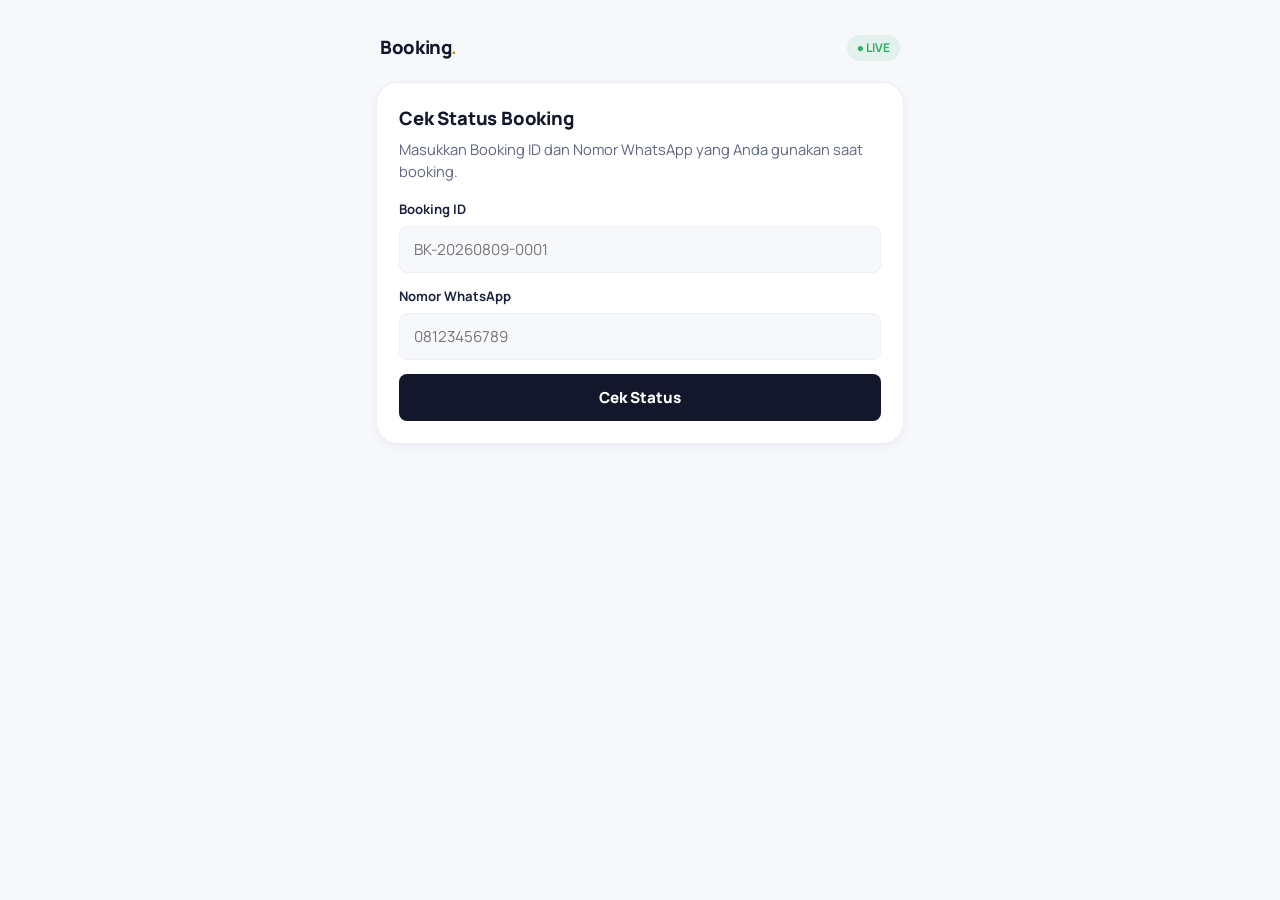
<file: status.html>
<!DOCTYPE html>
<html lang="id">
<head>
<meta charset="UTF-8">
<meta name="viewport" content="width=device-width, initial-scale=1.0">
<title>Cek Status Booking</title>
<link rel="preconnect" href="https://fonts.googleapis.com">
<link href="https://fonts.googleapis.com/css2?family=Manrope:wght@500;700;800&display=swap" rel="stylesheet">
<link rel="stylesheet" href="assets/css/style.css">
</head>
<body>
<div class="page">
  <div class="topbar">
    <div class="brand"><a href="index.html" style="text-decoration:none;color:inherit;">Booking<span>.</span></a></div>
    <div id="conn-indicator" class="conn-indicator online">● LIVE</div>
  </div>
  <div class="card" id="search-card">
    <h2>Cek Status Booking</h2>
    <p class="subtitle">Masukkan Booking ID dan Nomor WhatsApp yang Anda gunakan saat booking.</p>
    <form id="search-form">
      <div class="field">
        <label>Booking ID</label>
        <input type="text" name="bookingId" required placeholder="BK-20260809-0001">
      </div>
      <div class="field">
        <label>Nomor WhatsApp</label>
        <input type="tel" name="whatsapp" required placeholder="08123456789">
      </div>
      <button type="submit" class="btn btn-primary" id="search-btn">Cek Status</button>
    </form>
  </div>
  <div class="card" id="detail-card" style="display:none;">
    <div style="display:flex; align-items:center; justify-content:space-between; margin-bottom:10px;">
      <h2 style="margin:0;">Detail Booking</h2>
      <span id="detail-badge" class="badge badge-PENDING">PENDING</span>
    </div>
    <div class="detail-row"><span class="label">Nama</span><span class="value" id="d-nama">-</span></div>
    <div class="detail-row"><span class="label">Jam</span><span class="value" id="d-jam">-</span></div>
    <div style="margin-top:16px; display:flex; flex-direction:column; gap:10px;">
      <button class="btn btn-outline" id="d-back-btn" type="button">Cek Booking Lain</button>
    </div>
  </div>
</div>
<div id="toast-container"></div>
<script src="assets/js/config.js"></script>
<script src="assets/js/api.js"></script>
<script src="assets/js/status.js"></script>
</body>
</html>
</file>
<file: assets/css/style.css>
/* ============================================================
   DESIGN TOKENS
   Palette: deep ink navy + warm amber accent (bukan cream/terracotta default)
   Font: Manrope (display/UI) + system fallback
============================================================ */
:root {
  --ink-900: #12172b;
  --ink-800: #1c2340;
  --ink-700: #2a3358;
  --ink-100: #eef0f7;
  --ink-50:  #f7f8fc;
  --amber-500: #f2a93b;
  --amber-600: #d98e1f;
  --green-500: #2fae66;
  --red-500: #e14f4f;
  --blue-500: #3b7cf2;

  --radius-sm: 8px;
  --radius-md: 14px;
  --radius-lg: 22px;

  --shadow-sm: 0 2px 8px rgba(18, 23, 43, 0.06);
  --shadow-md: 0 8px 24px rgba(18, 23, 43, 0.10);

  --font-display: 'Manrope', 'Segoe UI', sans-serif;
  --font-body: 'Manrope', 'Segoe UI', sans-serif;
}

* { box-sizing: border-box; }
html, body { margin: 0; padding: 0; }

body {
  font-family: var(--font-body);
  background: var(--ink-50);
  color: var(--ink-900);
  line-height: 1.5;
  -webkit-font-smoothing: antialiased;
}

a { color: inherit; }

/* ---------------- Layout shells ---------------- */
.page {
  max-width: 560px;
  margin: 0 auto;
  padding: 20px 16px 64px;
}
.page-wide {
  max-width: 1080px;
  margin: 0 auto;
  padding: 20px 20px 64px;
}

.topbar {
  display: flex;
  align-items: center;
  justify-content: space-between;
  padding: 14px 4px 20px;
}
.brand {
  font-family: var(--font-display);
  font-weight: 800;
  font-size: 1.15rem;
  letter-spacing: -0.02em;
  color: var(--ink-900);
}
.brand span { color: var(--amber-600); }

/* ---------------- Live indicator ---------------- */
.conn-indicator {
  font-size: 0.75rem;
  font-weight: 700;
  padding: 4px 10px;
  border-radius: 999px;
  background: var(--ink-100);
  color: var(--ink-700);
}
.conn-indicator.online { color: var(--green-500); background: rgba(47,174,102,0.10); }
.conn-indicator.offline { color: var(--red-500); background: rgba(225,79,79,0.10); }

/* ---------------- Cards ---------------- */
.card {
  background: #fff;
  border-radius: var(--radius-lg);
  padding: 22px;
  box-shadow: var(--shadow-sm);
  border: 1px solid var(--ink-100);
}
.card + .card { margin-top: 16px; }

h1, h2, h3 {
  font-family: var(--font-display);
  letter-spacing: -0.01em;
  margin: 0 0 6px;
}
h1 { font-size: 1.5rem; font-weight: 800; }
h2 { font-size: 1.15rem; font-weight: 800; }
p.subtitle { color: var(--ink-700); opacity: 0.75; margin: 0 0 18px; font-size: 0.92rem; }

/* ---------------- Form ---------------- */
.field { margin-bottom: 14px; }
.field label {
  display: block;
  font-size: 0.82rem;
  font-weight: 700;
  color: var(--ink-800);
  margin-bottom: 6px;
}
.field input,
.field select,
.field textarea {
  width: 100%;
  padding: 12px 14px;
  border-radius: var(--radius-sm);
  border: 1.5px solid var(--ink-100);
  background: var(--ink-50);
  font-size: 0.95rem;
  font-family: inherit;
  color: var(--ink-900);
  transition: border-color 0.15s ease;
}
.field input:focus,
.field select:focus,
.field textarea:focus {
  outline: none;
  border-color: var(--amber-500);
  background: #fff;
}
.field textarea { resize: vertical; min-height: 70px; }
.field-row { display: flex; gap: 12px; }
.field-row .field { flex: 1; }

/* ---------------- Slots ---------------- */
.slot-grid {
  display: grid;
  grid-template-columns: repeat(auto-fill, minmax(84px, 1fr));
  gap: 8px;
  margin-top: 4px;
}
.slot {
  padding: 10px 6px;
  text-align: center;
  border-radius: var(--radius-sm);
  border: 1.5px solid var(--ink-100);
  background: var(--ink-50);
  cursor: pointer;
  font-size: 0.85rem;
  font-weight: 700;
  color: var(--ink-800);
}
.slot small { display: block; font-weight: 500; opacity: 0.65; font-size: 0.72rem; margin-top: 2px; }
.slot.selected { border-color: var(--amber-500); background: rgba(242,169,59,0.14); color: var(--amber-600); }
.slot.full { opacity: 0.4; cursor: not-allowed; text-decoration: line-through; }

/* ---------------- Buttons ---------------- */
.btn {
  display: inline-flex;
  align-items: center;
  justify-content: center;
  gap: 8px;
  border: none;
  border-radius: var(--radius-sm);
  padding: 13px 20px;
  font-size: 0.95rem;
  font-weight: 800;
  font-family: inherit;
  cursor: pointer;
  transition: transform 0.1s ease, opacity 0.15s ease;
  width: 100%;
}
.btn:active { transform: scale(0.98); }
.btn:disabled { opacity: 0.5; cursor: not-allowed; }
.btn-primary { background: var(--ink-900); color: #fff; }
.btn-amber { background: var(--amber-500); color: var(--ink-900); }
.btn-outline { background: #fff; color: var(--ink-900); border: 1.5px solid var(--ink-100); }
.btn-sm { width: auto; padding: 8px 14px; font-size: 0.8rem; }
.btn-green { background: var(--green-500); color: #fff; }
.btn-red { background: var(--red-500); color: #fff; }
.btn-blue { background: var(--blue-500); color: #fff; }

/* ---------------- Status badges ---------------- */
.badge {
  display: inline-block;
  padding: 5px 12px;
  border-radius: 999px;
  font-size: 0.75rem;
  font-weight: 800;
  letter-spacing: 0.02em;
}
.badge-PENDING { background: rgba(242,169,59,0.15); color: var(--amber-600); }
.badge-CONFIRMED { background: rgba(47,174,102,0.15); color: var(--green-500); }
.badge-RESCHEDULED { background: rgba(59,124,242,0.15); color: var(--blue-500); }
.badge-CANCELLED { background: rgba(225,79,79,0.15); color: var(--red-500); }
.badge-REJECTED { background: rgba(225,79,79,0.15); color: var(--red-500); }
.badge-COMPLETED { background: var(--ink-100); color: var(--ink-800); }

/* ---------------- Result / detail rows ---------------- */
.detail-row {
  display: flex;
  justify-content: space-between;
  padding: 9px 0;
  border-bottom: 1px dashed var(--ink-100);
  font-size: 0.9rem;
}
.detail-row:last-child { border-bottom: none; }
.detail-row span.label { color: var(--ink-700); opacity: 0.7; }
.detail-row span.value { font-weight: 700; text-align: right; }

/* ---------------- Toast ---------------- */
#toast-container {
  position: fixed;
  bottom: 20px;
  left: 50%;
  transform: translateX(-50%);
  display: flex;
  flex-direction: column;
  gap: 8px;
  z-index: 999;
  width: calc(100% - 32px);
  max-width: 420px;
}
.toast {
  background: var(--ink-900);
  color: #fff;
  padding: 12px 16px;
  border-radius: var(--radius-sm);
  font-size: 0.85rem;
  font-weight: 600;
  box-shadow: var(--shadow-md);
  opacity: 0;
  transform: translateY(8px);
  transition: all 0.25s ease;
}
.toast.show { opacity: 1; transform: translateY(0); }
.toast-success { background: var(--green-500); }
.toast-error { background: var(--red-500); }

/* ---------------- Loading ---------------- */
.spinner {
  width: 20px; height: 20px;
  border: 3px solid var(--ink-100);
  border-top-color: var(--amber-500);
  border-radius: 50%;
  animation: spin 0.7s linear infinite;
  margin: 0 auto;
}
@keyframes spin { to { transform: rotate(360deg); } }
.loading-row { text-align: center; padding: 24px; color: var(--ink-700); opacity: 0.6; font-size: 0.85rem; }

/* ---------------- Admin dashboard ---------------- */
.stat-grid {
  display: grid;
  grid-template-columns: repeat(auto-fit, minmax(120px, 1fr));
  gap: 12px;
  margin-bottom: 20px;
}
.stat-card {
  background: #fff;
  border-radius: var(--radius-md);
  padding: 16px;
  border: 1px solid var(--ink-100);
  box-shadow: var(--shadow-sm);
}
.stat-card .num { font-family: var(--font-display); font-size: 1.6rem; font-weight: 800; }
.stat-card .lbl { font-size: 0.75rem; color: var(--ink-700); opacity: 0.7; font-weight: 700; text-transform: uppercase; letter-spacing: 0.03em; }

.table-wrap { overflow-x: auto; border-radius: var(--radius-md); border: 1px solid var(--ink-100); background: #fff; }
table { width: 100%; border-collapse: collapse; font-size: 0.85rem; min-width: 900px; }
thead th {
  text-align: left;
  padding: 12px 14px;
  background: var(--ink-900);
  color: #fff;
  font-weight: 700;
  font-size: 0.75rem;
  text-transform: uppercase;
  letter-spacing: 0.03em;
  white-space: nowrap;
}
tbody td { padding: 12px 14px; border-bottom: 1px solid var(--ink-100); white-space: nowrap; }
tbody tr:hover { background: var(--ink-50); }
.action-cell { display: flex; gap: 6px; flex-wrap: wrap; }

.login-wrap {
  min-height: 100vh;
  display: flex;
  align-items: center;
  justify-content: center;
  padding: 20px;
}
.login-card { width: 100%; max-width: 380px; }

.modal-backdrop {
  position: fixed; inset: 0;
  background: rgba(18,23,43,0.45);
  display: none;
  align-items: center;
  justify-content: center;
  z-index: 998;
  padding: 20px;
}
.modal-backdrop.open { display: flex; }
.modal-card { background: #fff; border-radius: var(--radius-lg); padding: 22px; width: 100%; max-width: 380px; }

@media (max-width: 640px) {
  .field-row { flex-direction: column; gap: 0; }
}
</file>
